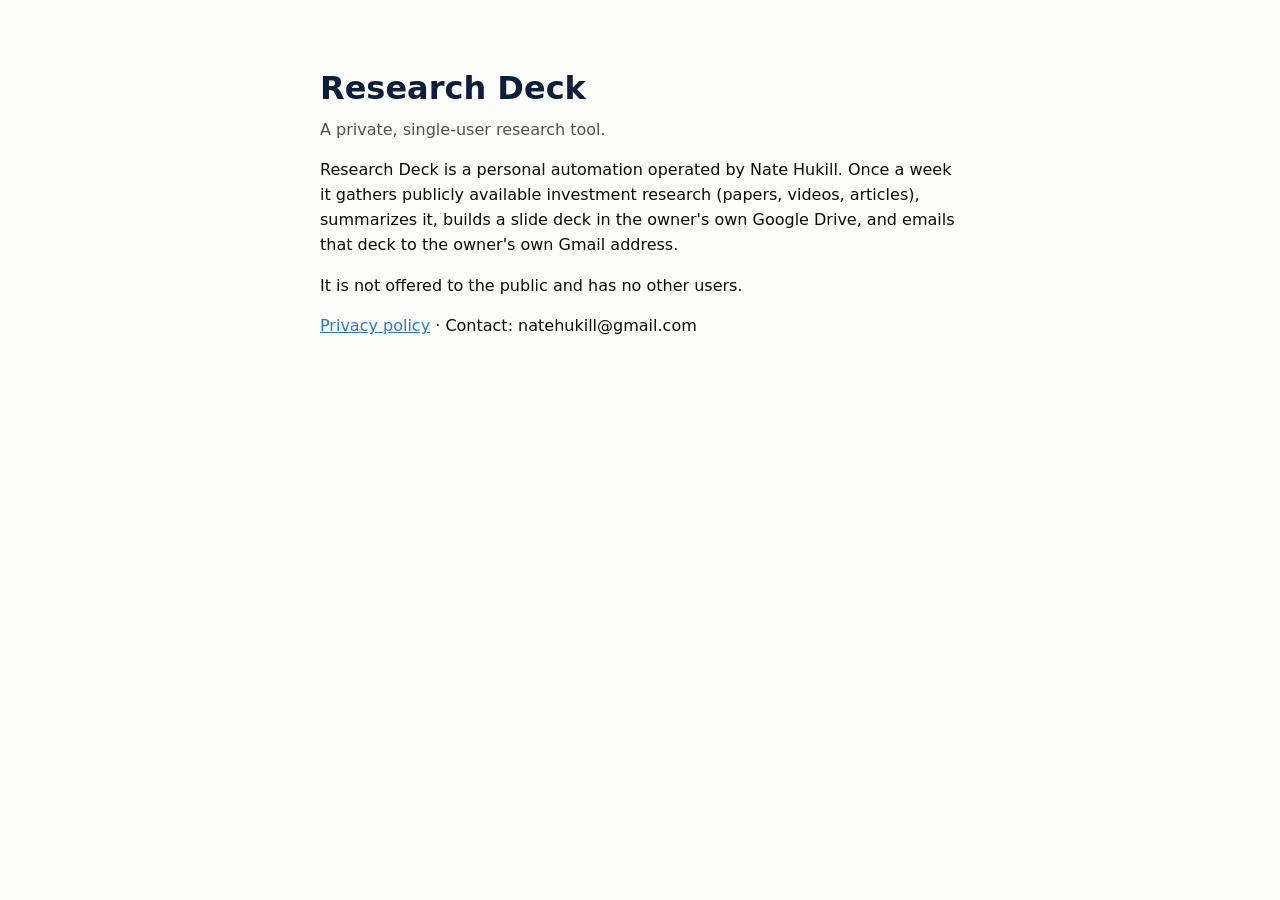
<file: index.html>
<!doctype html>
<html lang="en">
<head>
<meta charset="utf-8">
<meta name="viewport" content="width=device-width, initial-scale=1">
<title>Research Deck</title>
<style>
  body { font-family: system-ui, -apple-system, "Segoe UI", sans-serif; max-width: 640px; margin: 64px auto; padding: 0 16px; color: #0b0b0b; background: #fcfcfb; line-height: 1.55; }
  h1 { color: #0B1F3A; margin-bottom: 4px; }
  p.sub { color: #52514e; margin-top: 0; }
  a { color: #2A78D6; }
</style>
</head>
<body>
<h1>Research Deck</h1>
<p class="sub">A private, single-user research tool.</p>
<p>Research Deck is a personal automation operated by Nate Hukill. Once a week it gathers publicly available
investment research (papers, videos, articles), summarizes it, builds a slide deck in the owner's own Google
Drive, and emails that deck to the owner's own Gmail address.</p>
<p>It is not offered to the public and has no other users.</p>
<p><a href="privacy.html">Privacy policy</a> · Contact: natehukill@gmail.com</p>
</body>
</html>
</file>
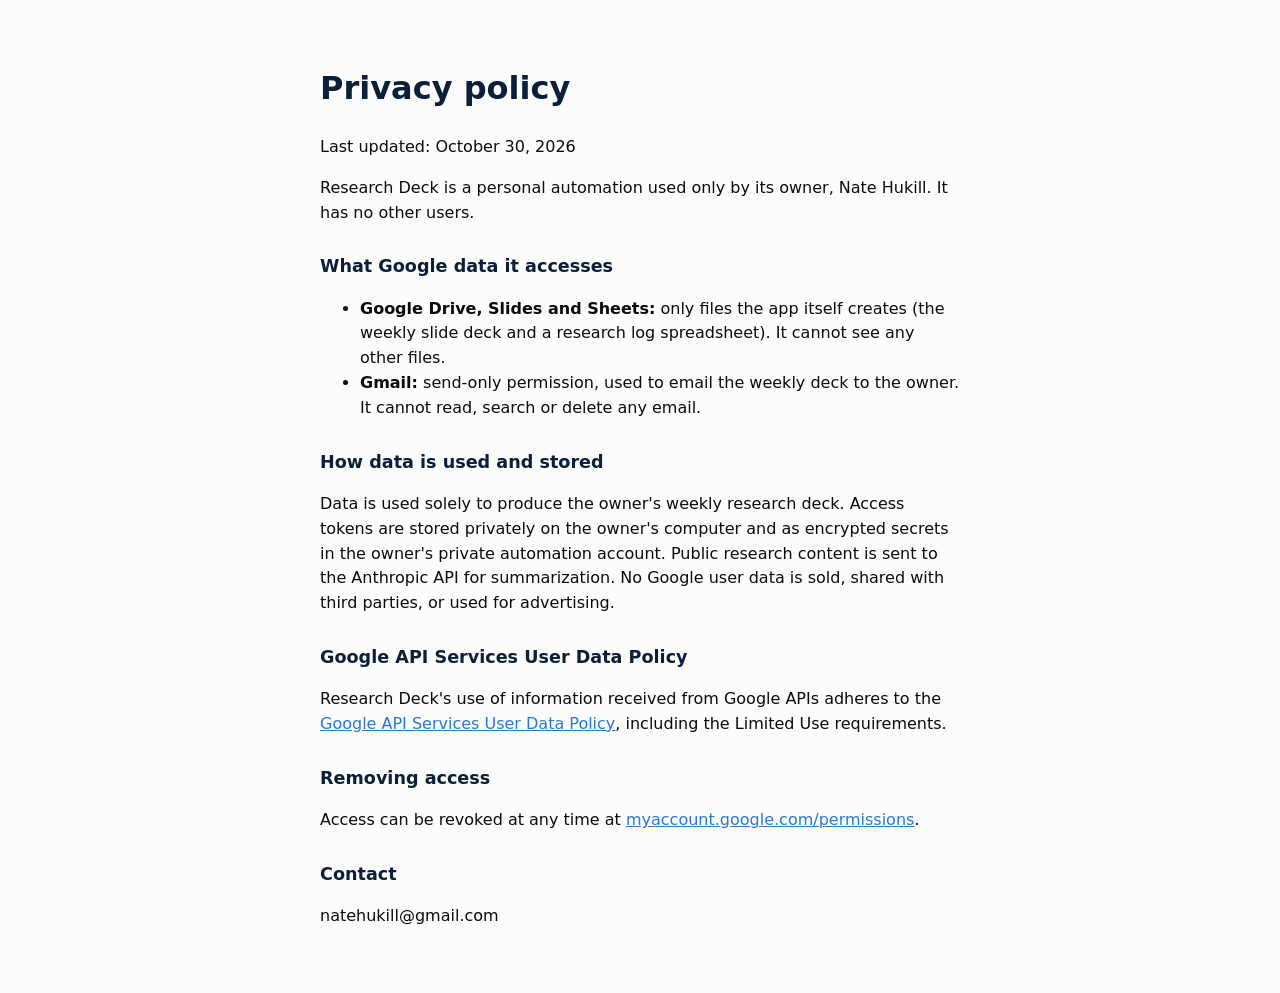
<file: privacy.html>
<!doctype html>
<html lang="en">
<head>
<meta charset="utf-8">
<meta name="viewport" content="width=device-width, initial-scale=1">
<title>Research Deck Privacy</title>
<style>
  body { font-family: system-ui, -apple-system, "Segoe UI", sans-serif; max-width: 640px; margin: 64px auto; padding: 0 16px; color: #0b0b0b; background: #fcfcfb; line-height: 1.55; }
  h1 { color: #0B1F3A; }
  h2 { color: #0B1F3A; font-size: 1.1em; margin-top: 28px; }
  a { color: #2A78D6; }
</style>
</head>
<body>
<h1>Privacy policy</h1>
<p>Last updated: October 30, 2026</p>

<p>Research Deck is a personal automation used only by its owner, Nate Hukill. It has no other users.</p>

<h2>What Google data it accesses</h2>
<ul>
  <li><b>Google Drive, Slides and Sheets:</b> only files the app itself creates (the weekly slide deck and a
    research log spreadsheet). It cannot see any other files.</li>
  <li><b>Gmail:</b> send-only permission, used to email the weekly deck to the owner. It cannot read, search or
    delete any email.</li>
</ul>

<h2>How data is used and stored</h2>
<p>Data is used solely to produce the owner's weekly research deck. Access tokens are stored privately on the
owner's computer and as encrypted secrets in the owner's private automation account. Public research content
is sent to the Anthropic API for summarization. No Google user data is sold, shared with third parties, or used
for advertising.</p>

<h2>Google API Services User Data Policy</h2>
<p>Research Deck's use of information received from Google APIs adheres to the
<a href="https://developers.google.com/terms/api-services-user-data-policy">Google API Services User Data Policy</a>,
including the Limited Use requirements.</p>

<h2>Removing access</h2>
<p>Access can be revoked at any time at
<a href="https://myaccount.google.com/permissions">myaccount.google.com/permissions</a>.</p>

<h2>Contact</h2>
<p>natehukill@gmail.com</p>
</body>
</html>
</file>
